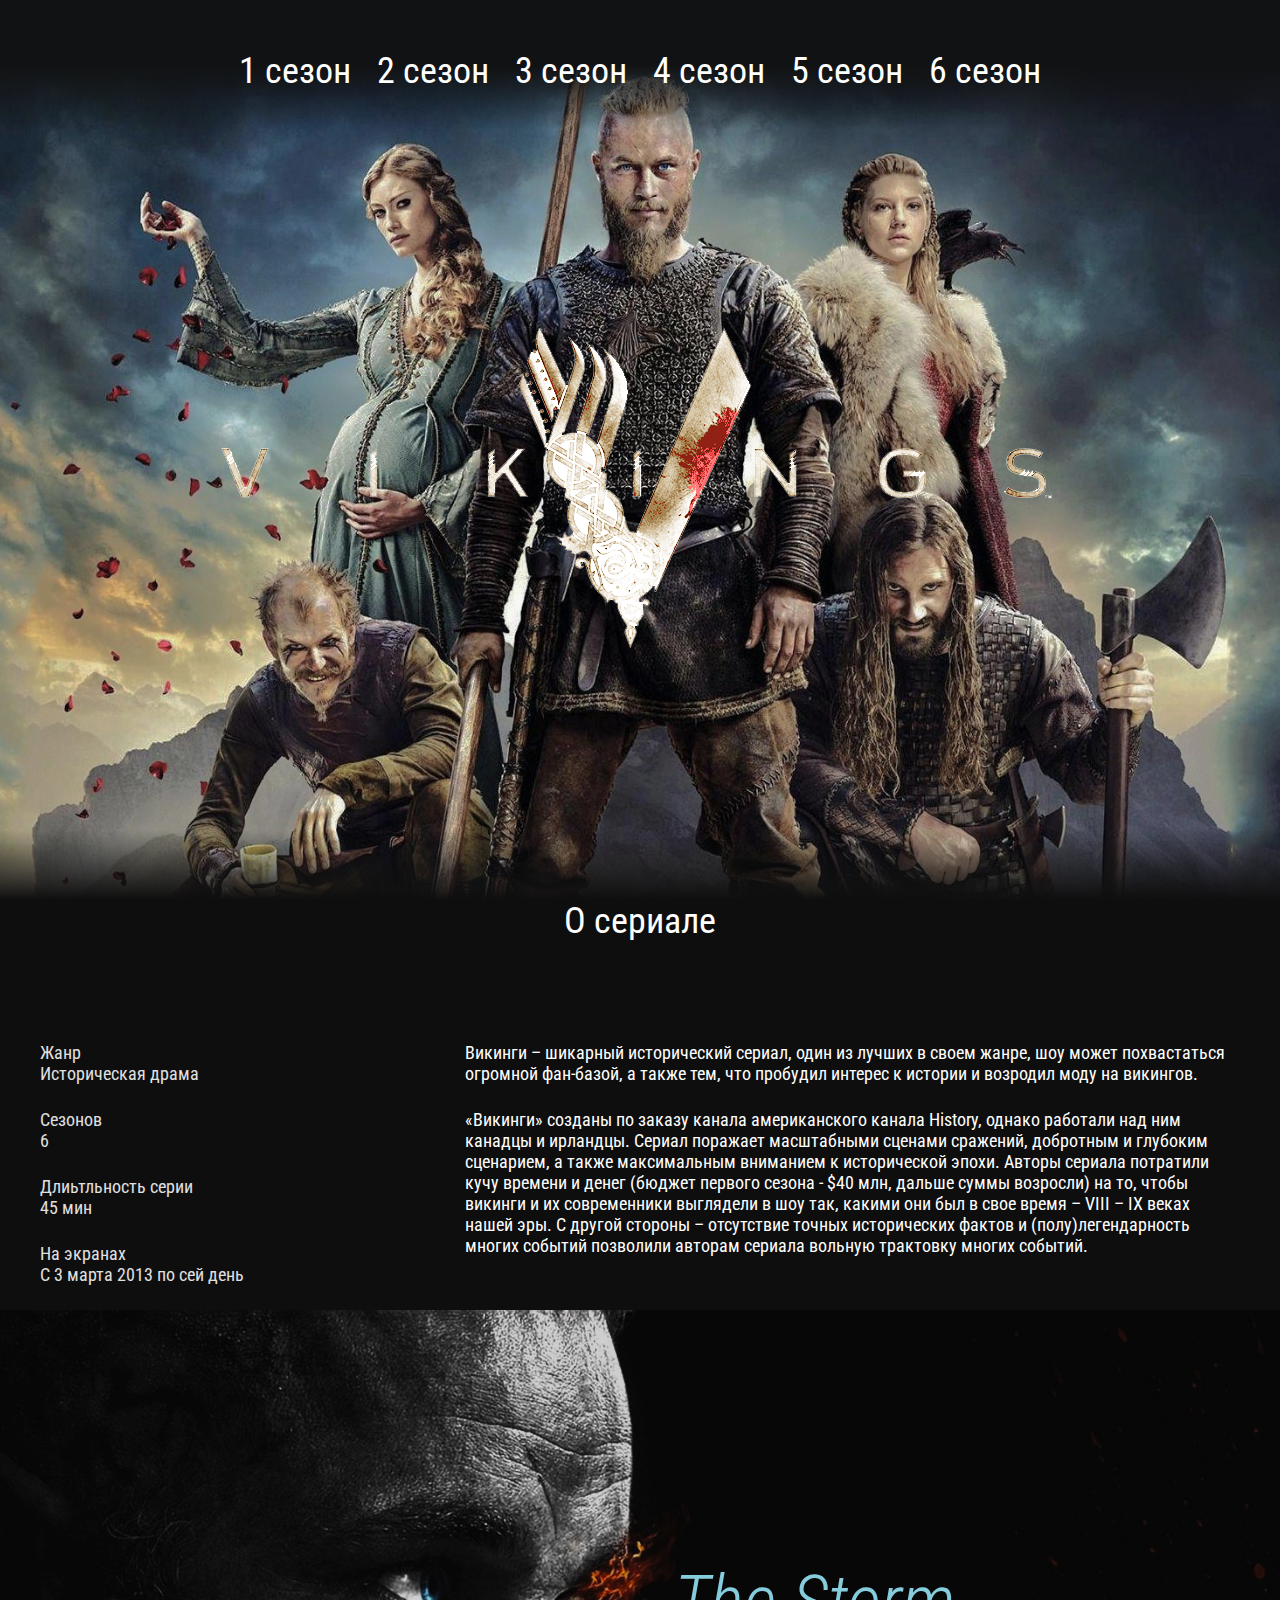
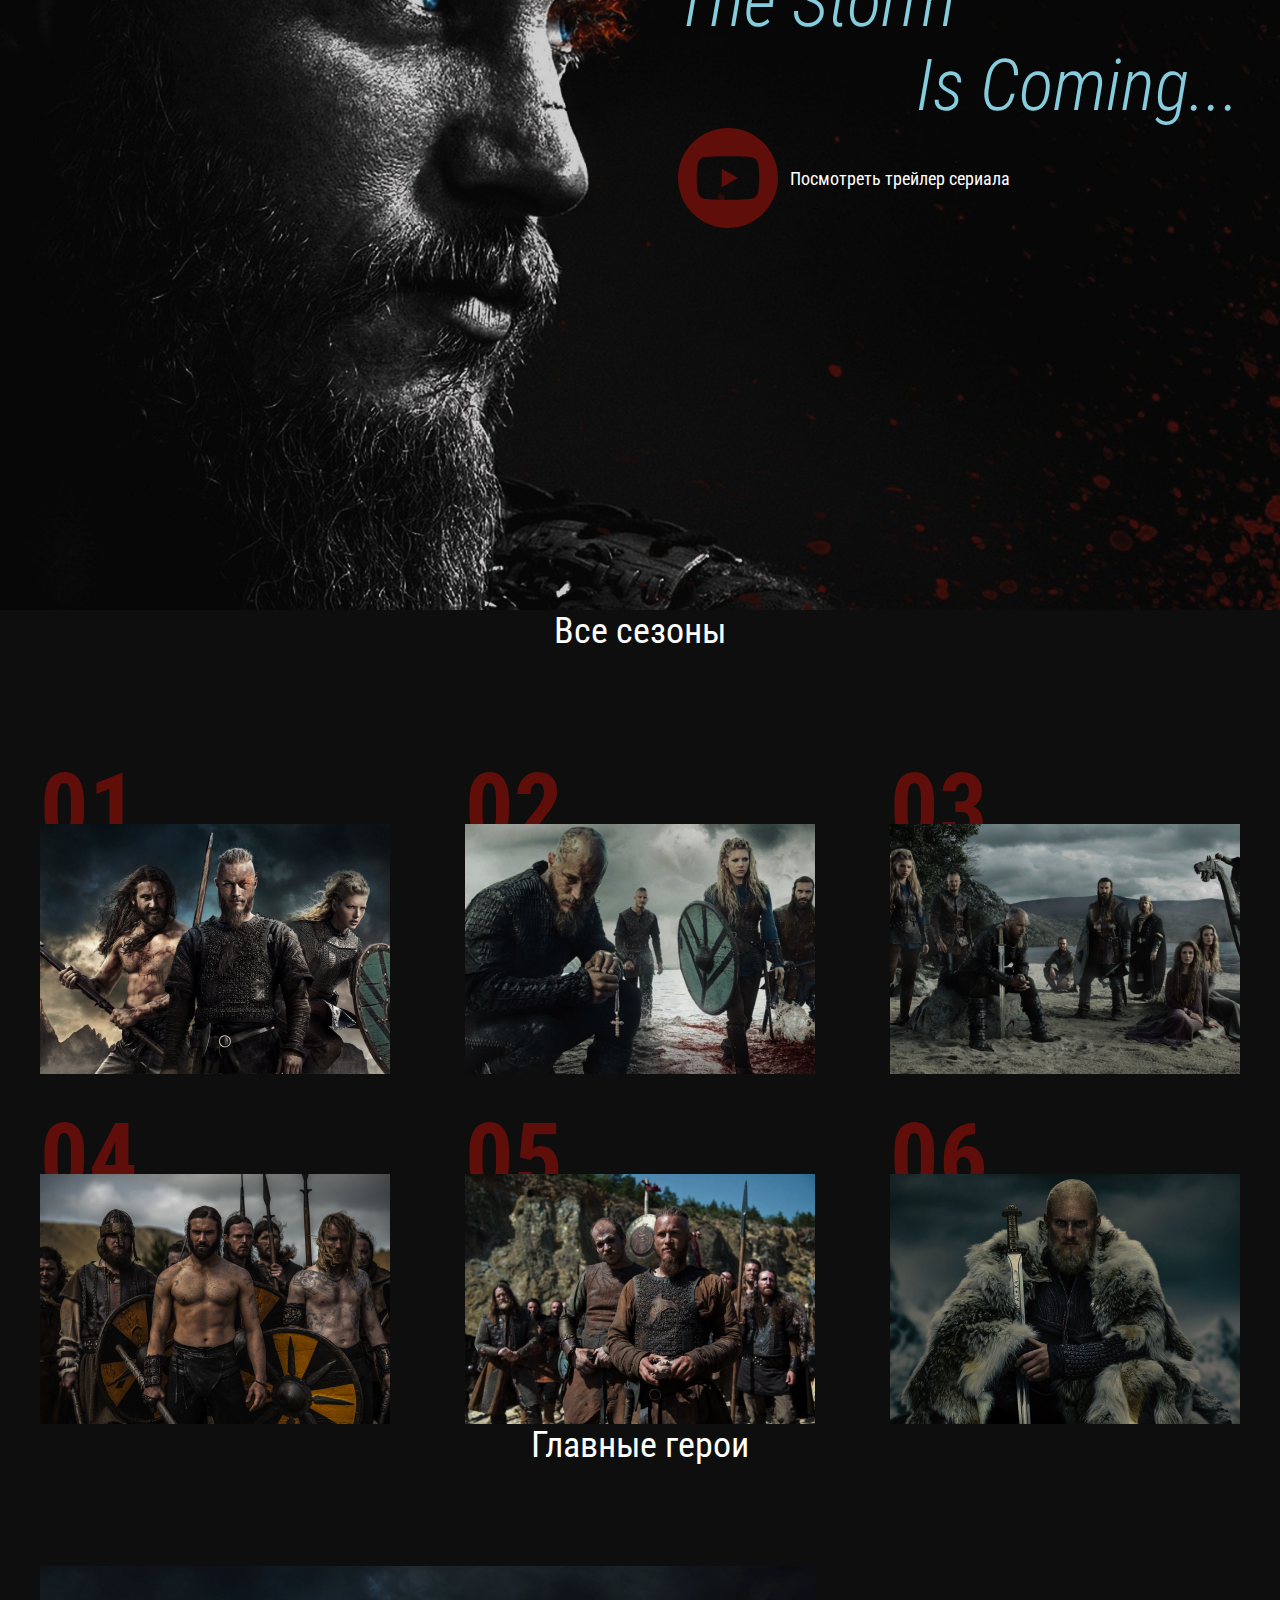
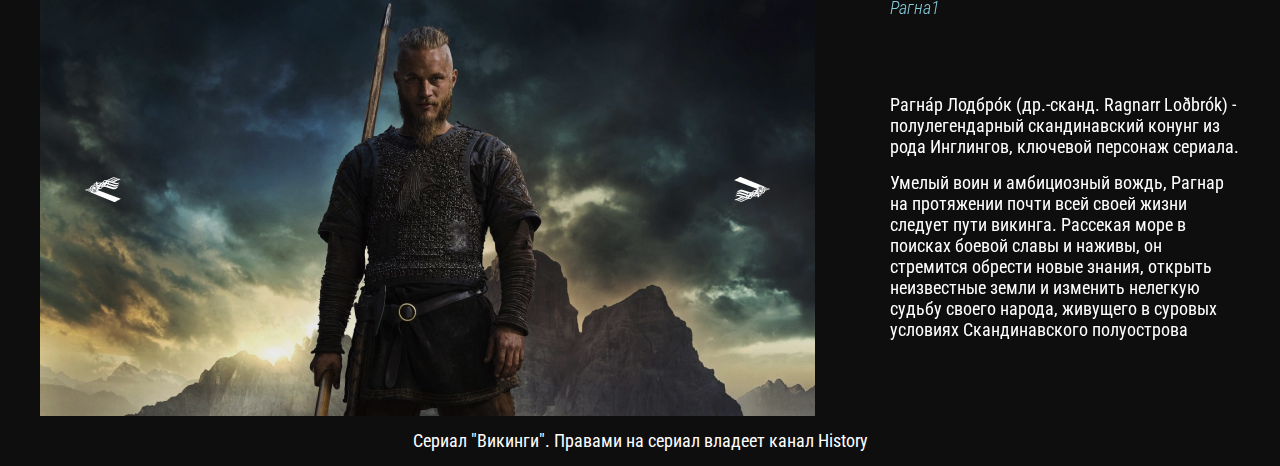
<file: викинги/index.html>
<!DOCTYPE html>
<html lang="ru">
  <head>
    <meta charset="UTF-8" />
    <meta name="viewport" content="width=device-width, initial-scale=1.0" />
    <meta http-equiv="X-UA-Compatible" content="ie=edge" />
    <title>Document</title>
    <link rel="stylesheet" href="css/reset.css" />
    <link rel="stylesheet" href="css/slick.css" />
    <link rel="stylesheet" href="css/jquery.fancybox.css" />
    <link rel="stylesheet" href="css/style.css" />
    <link rel="preconnect" href="https://fonts.gstatic.com" />
    <link
      href="https://fonts.googleapis.com/css2?family=Roboto+Condensed:ital,wght@0,400;0,700;1,300&display=swap"
      rel="stylesheet"
    />
  </head>
  <body>
    <header class="header">
      <nav class="menu">
        <ul class="menu__list">
          <li class="menu__list-item">
            <a class="menu__list-link" href="#">1 сезон</a>
          </li>
          <li class="menu__list-item">
            <a class="menu__list-link" href="#">2 сезон</a>
          </li>
          <li class="menu__list-item">
            <a class="menu__list-link" href="#">3 сезон</a>
          </li>
          <li class="menu__list-item">
            <a class="menu__list-link" href="#">4 сезон</a>
          </li>
          <li class="menu__list-item">
            <a class="menu__list-link" href="#">5 сезон</a>
          </li>
          <li class="menu__list-item">
            <a class="menu__list-link" href="#">6 сезон</a>
          </li>
        </ul>
      </nav>
      <div class="logo">
        <img src="images/logo.png" alt="Логотип" class="logo__img" />
      </div>
    </header>

    <section class="about section-page">
      <div class="container">
        <h3 class="title">О сериале</h3>
        <div class="about__inner">
          <ul class="about__info">
            <li class="about__info-item">
              Жанр
              <span> Историческая драма</span>
            </li>
            <li class="about__info-item">
              Сезонов
              <span>6</span>
            </li>
            <li class="about__info-item">
              Длиьтльность серии
              <span> 45 мин</span>
            </li>
            <li class="about__info-item">
              На экранах
              <span>С 3 марта 2013 по сей день</span>
            </li>
          </ul>
          <div class="about__text">
            <p>
              Викинги – шикарный исторический сериал, один из лучших в своем
              жанре, шоу может похвастаться огромной фан-базой, а также тем, что
              пробудил интерес к истории и возродил моду на викингов.
            </p>
            <p>
              «Викинги» созданы по заказу канала американского канала History,
              однако работали над ним канадцы и ирландцы. Сериал поражает
              масштабными сценами сражений, добротным и глубоким сценарием, а
              также максимальным вниманием к исторической эпохи. Авторы сериала
              потратили кучу времени и денег (бюджет первого сезона - $40 млн,
              дальше суммы возросли) на то, чтобы викинги и их современники
              выглядели в шоу так, какими они был в свое время – VIII – IX веках
              нашей эры. С другой стороны – отсутствие точных исторических
              фактов и (полу)легендарность многих событий позволили авторам
              сериала вольную трактовку многих событий.
            </p>
          </div>
        </div>
      </div>
    </section>

    <section class="video">
      <div class="container">
        <h3 class="video__text">
          <span>The Storm</span>
          Is Coming...
        </h3>
        <a
          class="video__btn"
          data-fancybox
          href="https://www.youtube.com/watch?v=9GgxinPwAGc"
          >Посмотреть трейлер сериала</a
        >
      </div>
    </section>

    <section class="seasons section-page">
      <div class="container">
        <h3 class="title">Все сезоны</h3>
        <ol class="seasons__inner">
          <li
            class="seasons__item"
            style="background-image: url('images/seasons-image-1.jpg')"
          >
            <a href="#" class="seasons__link">Смотреть</a>
          </li>
          <li
            class="seasons__item"
            style="background-image: url('images/seasons-image-2.jpg')"
          >
            <a href="#" class="seasons__link">Смотреть</a>
          </li>
          <li
            class="seasons__item"
            style="background-image: url('images/seasons-image-3.jpg')"
          >
            <a href="#" class="seasons__link">Смотреть</a>
          </li>
          <li
            class="seasons__item"
            style="background-image: url('images/seasons-image-4.jpg')"
          >
            <a href="#" class="seasons__link">Смотреть</a>
          </li>
          <li
            class="seasons__item"
            style="background-image: url('images/seasons-image-5.jpg')"
          >
            <a href="#" class="seasons__link">Смотреть</a>
          </li>
          <li
            class="seasons__item"
            style="background-image: url('images/seasons-image-6.jpg')"
          >
            <a href="#" class="seasons__link">Смотреть</a>
          </li>
        </ol>
      </div>
    </section>

    <section class="heroes section-page">
      <div class="container">
        <h3 class="title">Главные герои</h3>
        <div class="heroes__inner">
          <div class="heroes__slider-img">
            <img src="images/hero-1.jpg" alt="" class="heroes__images" />
            <img src="images/hero-1.jpg" alt="" class="heroes__images" />
            <img src="images/hero-1.jpg" alt="" class="heroes__images" />
          </div>
          <div class="heroes__slider-text">
            <div class="heroes__text">
              <h4 class="heroes__name">Рагна1</h4>
              <p>
                Рагна́р Лодбро́к (др.-сканд. Ragnarr Loðbrók) - полулегендарный
                скандинавский конунг из рода Инглингов, ключевой персонаж
                сериала.
              </p>
              <p>
                Умелый воин и амбициозный вождь, Рагнар на протяжении почти всей
                своей жизни следует пути викинга. Рассекая море в поисках боевой
                славы и наживы, он стремится обрести новые знания, открыть
                неизвестные земли и изменить нелегкую судьбу своего народа,
                живущего в суровых условиях Скандинавского полуострова
              </p>
            </div>
            <div class="heroes__text">
              <h4 class="heroes__name">Рагна2</h4>
              <p>
                Рагна́р Лодбро́к (др.-сканд. Ragnarr Loðbrók) - полулегендарный
                скандинавский конунг из рода Инглингов, ключевой персонаж
                сериала.
              </p>
              <p>
                Умелый воин и амбициозный вождь, Рагнар на протяжении почти всей
                своей жизни следует пути викинга. Рассекая море в поисках боевой
                славы и наживы, он стремится обрести новые знания, открыть
                неизвестные земли и изменить нелегкую судьбу своего народа,
                живущего в суровых условиях Скандинавского полуострова
              </p>
            </div>
            <div class="heroes__text">
              <h4 class="heroes__name">Рагна3</h4>
              <p>
                Рагна́р Лодбро́к (др.-сканд. Ragnarr Loðbrók) - полулегендарный
                скандинавский конунг из рода Инглингов, ключевой персонаж
                сериала.
              </p>
              <p>
                Умелый воин и амбициозный вождь, Рагнар на протяжении почти всей
                своей жизни следует пути викинга. Рассекая море в поисках боевой
                славы и наживы, он стремится обрести новые знания, открыть
                неизвестные земли и изменить нелегкую судьбу своего народа,
                живущего в суровых условиях Скандинавского полуострова
              </p>
            </div>
          </div>
        </div>
      </div>
    </section>

    <footer class="footer">
      <div class="container">
        <p class="copy">
          Сериал "Викинги". Правами на сериал владеет канал History
        </p>
      </div>
    </footer>

    <script src="https://ajax.googleapis.com/ajax/libs/jquery/3.4.1/jquery.min.js"></script>
    <script src="js/slick.min.js"></script>
    <script src="js/jquery.fancybox.min.js"></script>
    <script src="js/main.js"></script>
  </body>
</html>
</file>
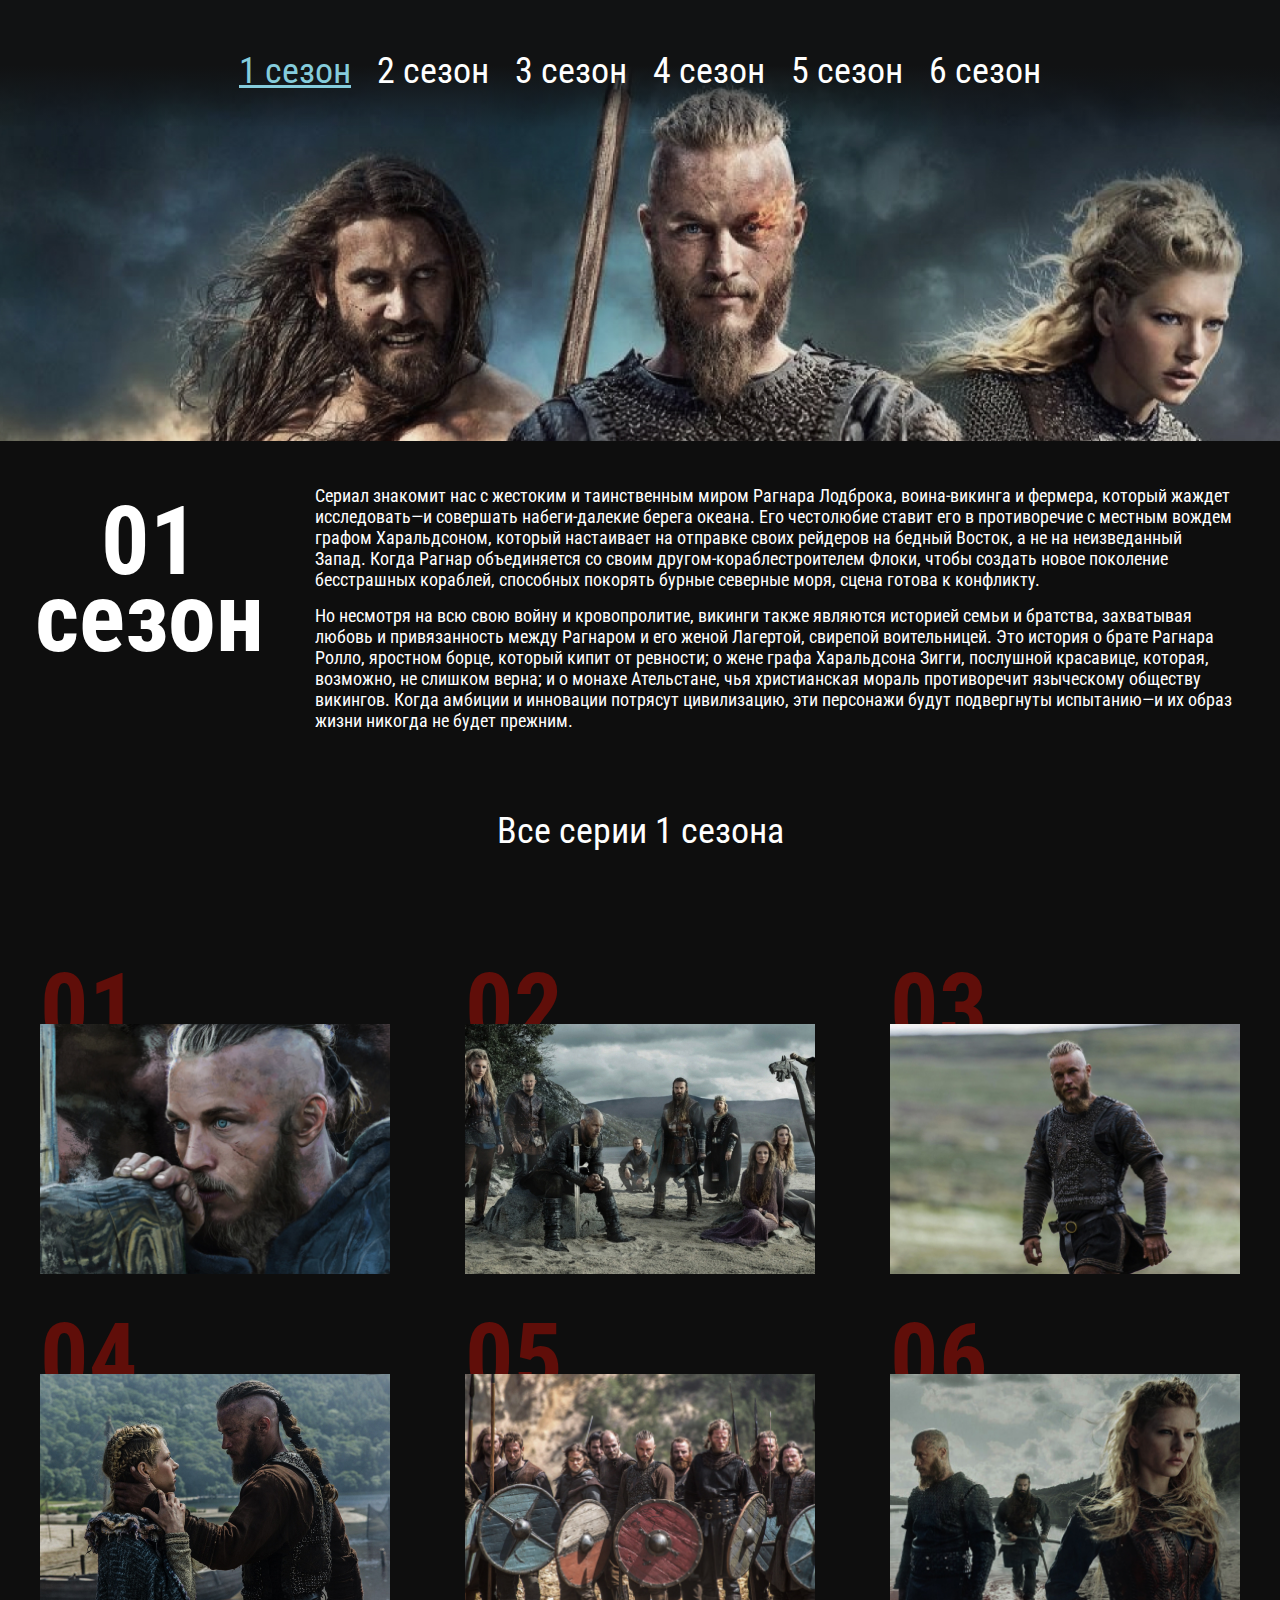
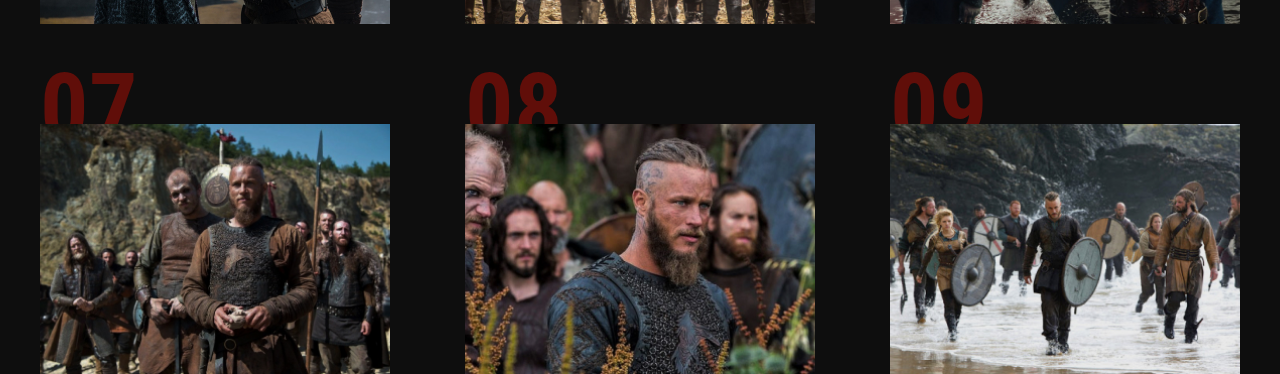
<file: викинги/season-1.html>
<!DOCTYPE html>
<html lang="ru">
  <head>
    <meta charset="UTF-8" />
    <meta name="viewport" content="width=device-width, initial-scale=1.0" />
    <meta http-equiv="X-UA-Compatible" content="ie=edge" />
    <title>Document</title>
    <link rel="stylesheet" href="css/reset.css" />
    <link rel="stylesheet" href="css/jquery.fancybox.css" />
    <link rel="stylesheet" href="css/style.css" />
    <link rel="preconnect" href="https://fonts.gstatic.com" />
    <link
      href="https://fonts.googleapis.com/css2?family=Roboto+Condensed:ital,wght@0,400;0,700;1,300&display=swap"
      rel="stylesheet"
    />
  </head>
  <body>
    <header class="page-header">
      <nav class="menu">
        <ul class="menu__list">
          <li class="menu__list-item">
            <a class="menu__list-link menu__list-link--active" href="#"
              >1 сезон</a
            >
          </li>
          <li class="menu__list-item">
            <a class="menu__list-link" href="#">2 сезон</a>
          </li>
          <li class="menu__list-item">
            <a class="menu__list-link" href="#">3 сезон</a>
          </li>
          <li class="menu__list-item">
            <a class="menu__list-link" href="#">4 сезон</a>
          </li>
          <li class="menu__list-item">
            <a class="menu__list-link" href="#">5 сезон</a>
          </li>
          <li class="menu__list-item">
            <a class="menu__list-link" href="#">6 сезон</a>
          </li>
        </ul>
      </nav>
      <div class="season-info">
        <div class="season-info__num">
          01
          <span>сезон</span>
        </div>
        <div class="season-info__text">
          <p>
            Сериал знакомит нас с жестоким и таинственным миром Рагнара
            Лодброка, воина-викинга и фермера, который жаждет исследовать—и
            совершать набеги-далекие берега океана. Его честолюбие ставит его в
            противоречие с местным вождем графом Харальдсоном, который
            настаивает на отправке своих рейдеров на бедный Восток, а не на
            неизведанный Запад. Когда Рагнар объединяется со своим
            другом-кораблестроителем Флоки, чтобы создать новое поколение
            бесстрашных кораблей, способных покорять бурные северные моря, сцена
            готова к конфликту.
          </p>
          <p>
            Но несмотря на всю свою войну и кровопролитие, викинги также
            являются историей семьи и братства, захватывая любовь и
            привязанность между Рагнаром и его женой Лагертой, свирепой
            воительницей. Это история о брате Рагнара Ролло, яростном борце,
            который кипит от ревности; о жене графа Харальдсона Зигги, послушной
            красавице, которая, возможно, не слишком верна; и о монахе
            Ательстане, чья христианская мораль противоречит языческому обществу
            викингов. Когда амбиции и инновации потрясут цивилизацию, эти
            персонажи будут подвергнуты испытанию—и их образ жизни никогда не
            будет прежним.
          </p>
        </div>
      </div>
    </header>

    <section class="seasons section-page">
      <div class="container">
        <h3 class="title">Все серии 1 сезона</h3>
        <ol class="seasons__inner">
          <li
            class="seasons__item"
            style="background-image: url('images/1season -1 episod.jpg')"
          >
            <a
              data-fancybox="gallery"
              href="https://www.youtube.com/watch?v=9GgxinPwAGc"
              class="seasons__link"
              >Смотреть</a
            >
          </li>
          <li
            class="seasons__item"
            style="background-image: url('images/1season\ -2\ episod.jpg')"
          >
            <a
              data-fancybox="gallery"
              href="https://www.youtube.com/watch?v=9GgxinPwAGc"
              class="seasons__link"
              >Смотреть</a
            >
          </li>
          <li
            class="seasons__item"
            style="background-image: url('images/1season\ -3\ episod.jpg')"
          >
            <a
              data-fancybox="gallery"
              href="https://www.youtube.com/watch?v=9GgxinPwAGc"
              class="seasons__link"
              >Смотреть</a
            >
          </li>
          <li
            class="seasons__item"
            style="background-image: url('images/1season\ -4\ episod.jpg')"
          >
            <a
              data-fancybox
              href="https://www.youtube.com/watch?v=9GgxinPwAGc"
              class="seasons__link"
              >Смотреть</a
            >
          </li>
          <li
            class="seasons__item"
            style="background-image: url('images/1season\ -5\ episod.jpg')"
          >
            <a
              data-fancybox="gallery"
              href="https://www.youtube.com/watch?v=9GgxinPwAGc"
              class="seasons__link"
              >Смотреть</a
            >
          </li>
          <li
            class="seasons__item"
            style="background-image: url('images/1season\ -6\ episod.jpg')"
          >
            <a
              data-fancybox="gallery"
              href="https://www.youtube.com/watch?v=9GgxinPwAGc"
              class="seasons__link"
              >Смотреть</a
            >
          </li>
          <li
            class="seasons__item"
            style="background-image: url('images/1season\ -7\ episod.jpg')"
          >
            <a
              data-fancybox="gallery"
              href="https://www.youtube.com/watch?v=9GgxinPwAGc"
              class="seasons__link"
              >Смотреть</a
            >
          </li>
          <li
            class="seasons__item"
            style="background-image: url('images/1season\ -8\ episod.jpg')"
          >
            <a
              data-fancybox="gallery"
              href="https://www.youtube.com/watch?v=9GgxinPwAGc"
              class="seasons__link"
              >Смотреть</a
            >
          </li>
          <li
            class="seasons__item"
            style="background-image: url('images/1season\ -9\ episod.jpg')"
          >
            <a
              data-fancybox="gallery"
              href="https://www.youtube.com/watch?v=9GgxinPwAGc"
              class="seasons__link"
              >Смотреть</a
            >
          </li>
        </ol>
      </div>
    </section>

    <script src="https://ajax.googleapis.com/ajax/libs/jquery/3.4.1/jquery.min.js"></script>
    <script src="js/jquery.fancybox.min.js"></script>
    <script src="js/main.js"></script>
  </body>
</html>
</file>
<file: викинги/css/style.css>
* {
  box-sizing: border-box;
}

body {
  background-color: #0e0e0e;
  color: #fff;
  font-weight: 400;
  font-family: "Roboto Condensed", sans-serif;
  font-size: 18px;
  line-height: 21px;
}

a {
  color: inherit;
  text-decoration: none;
}

ul {
  list-style: none;
}
.container {
  max-width: 1220px;
  padding: 0 10px;
  margin: 0 auto;
}



.title {
  text-align: center;
  margin-bottom: 100px;
  font-size: 36px;
  line-height: 42px;
  font-weight: 400;
}

.header {
  background-image: url(../images/header-bg.jpg);
  height: 100vh;
  background-repeat: no-repeat;
  background-size: cover;
  background-position: center 50px;
  text-align: center;
  position: relative;
}

.header::after {
  content: "";
  position: absolute;
  height: 70px;
  bottom: 0;
  left: 0;
  width: 100%;
  background: linear-gradient(
    180deg,
    #0e0e0e 0%,
    rgba(17, 17, 17, 0.850295) 16.53%,
    rgba(32, 31, 33, 0) 100%
  );
  transform: rotate(180deg);
}

.menu__list {
  display: flex;
  justify-content: center;
  padding: 50px 0 58px;
  background: linear-gradient(
    180deg,
    #111213 0%,
    #111213 43.62%,
    rgba(32, 31, 33, 0) 86.33%
  );
}

.menu__list-item {
  padding: 0 13px;
}

.menu__list-link {
  font-size: 36px;
  line-height: 42px;
}

.menu__list-link:hover,
.menu__list-link--active {
  color: #85ccdc;
  text-decoration: underline;
}

.logo {
  padding-top: 178px;
}

.about__inner {
  display: flex;
}

.about__info {
  width: 375px;
  margin-right: 50px;
  flex: none;
}

.about__info-item span {
  display: block;
}

.about__info-item {
  margin-bottom: 25px;
  color: #e0e0e0;
}

.about__text p {
  margin-bottom: 25px;
}

.video {
  background-image: url(../images/video-bg.jpg);
  height: 100vh;
  background-size: cover;
  background-position: center center;
  background-repeat: no-repeat;
  text-align: right;
}

.video__text {
  font-style: italic;
  font-weight: 300;
  font-size: 72px;
  line-height: 84px;
  color: #85ccdc;
  padding-top: 250px;
  margin-bottom: 40px;
}

.video__text span {
  display: block;
  padding-right: 285px;
}

.video__btn {
  padding-left: 112px;
  position: relative;
  margin-right: 230px;
}

.video__btn::before {
  content: "";
  position: absolute;
  width: 100px;
  height: 100px;
  left: 0;
  top: -40px;
  background-image: url(../images/youtube-btn.svg);
}

.seasons__inner {
  display: grid;
  grid-template-columns: 1fr 1fr 1fr;
  grid-gap: 100px 75px;
  counter-reset: number;
  padding-top: 72px;
}

.seasons__item {
  width: 350px;
  height: 250px;
  background-repeat: no-repeat;
  background-position: center center;
  background-size: cover;
  list-style: none;
  position: relative;
  display: flex;
  justify-content: center;
  align-items: center;
}

.seasons__item:hover .seasons__link {
  opacity: 1;
}

.seasons__item::before {
  content: "0" counter(number);
  counter-increment: number;
  position: absolute;
  font-size: 96px;
  font-weight: bold;
  line-height: 112px;
  color: #600e09;
  left: 0;
  top: -72px;
  z-index: -1;
}

.seasons__item:hover::after {
  content: "";
  position: absolute;
  top: 0;
  right: 0;
  left: 0;
  bottom: 0;
  background: rgba(14, 14, 14, 0.8);
}

.seasons__link {
  font-size: 36px;
  line-height: 42px;
  padding: 12px 78px 11px;
  background-color: #0e0e0e;
  opacity: 0;
  transition: all 0.3s;
  z-index: 2;
}

.heroes__inner {
  display: flex;
  justify-content: space-between;
}

.heroes__slider-img {
  max-width: 775px;
}

.heroes__slider-text {
  max-width: 350px;
}

.slick-btn {
  position: absolute;
  top: 50%;
  transform: translateY(-50%);
  border: none;
  background-color: transparent;
  z-index: 5;
  cursor: pointer;
  outline: none;
}

.slick-prev {
  left: 38px;
}

.slick-next {
  right: 38px;
}

.heroes__name {
  font-style: italic;
  font-weight: 300;
  font-style: 72px;
  line-height: 84px;
  color: #85ccdc;
  margin-bottom: 44px;
}

.heroes__text p {
  margin-bottom: 15px;
}

.copy {
  padding: 14px 0 15px;
  text-align: center;
}

/*season-1*/

.page-header {
  background-image: url(../images/seasons-1bg.jpg);
  background-repeat: no-repeat;
  background-position: center center;
  background-size: cover;
  height: 90vh;
  position: relative;
}

.season-info {
  position: absolute;
  max-width: 1385px;
  display: flex;
  padding: 44px 47px 64px 35px;
  background-color: #0e0e0e;
  bottom: 0;
  left: 0;
  right: 0;
  margin: 0 auto;
}

.season-info__num {
  font-weight: bold;
  line-height: 112px;
  font-size: 96px;
  text-align: center;
  margin-right: 51px;
}

.season-info__num span {
  display: block;
  font-style: 36px;
  line-height: 42px;
}

.season-info__text p {
  margin-bottom: 15px;
}
/*end season-1*/
</file>
